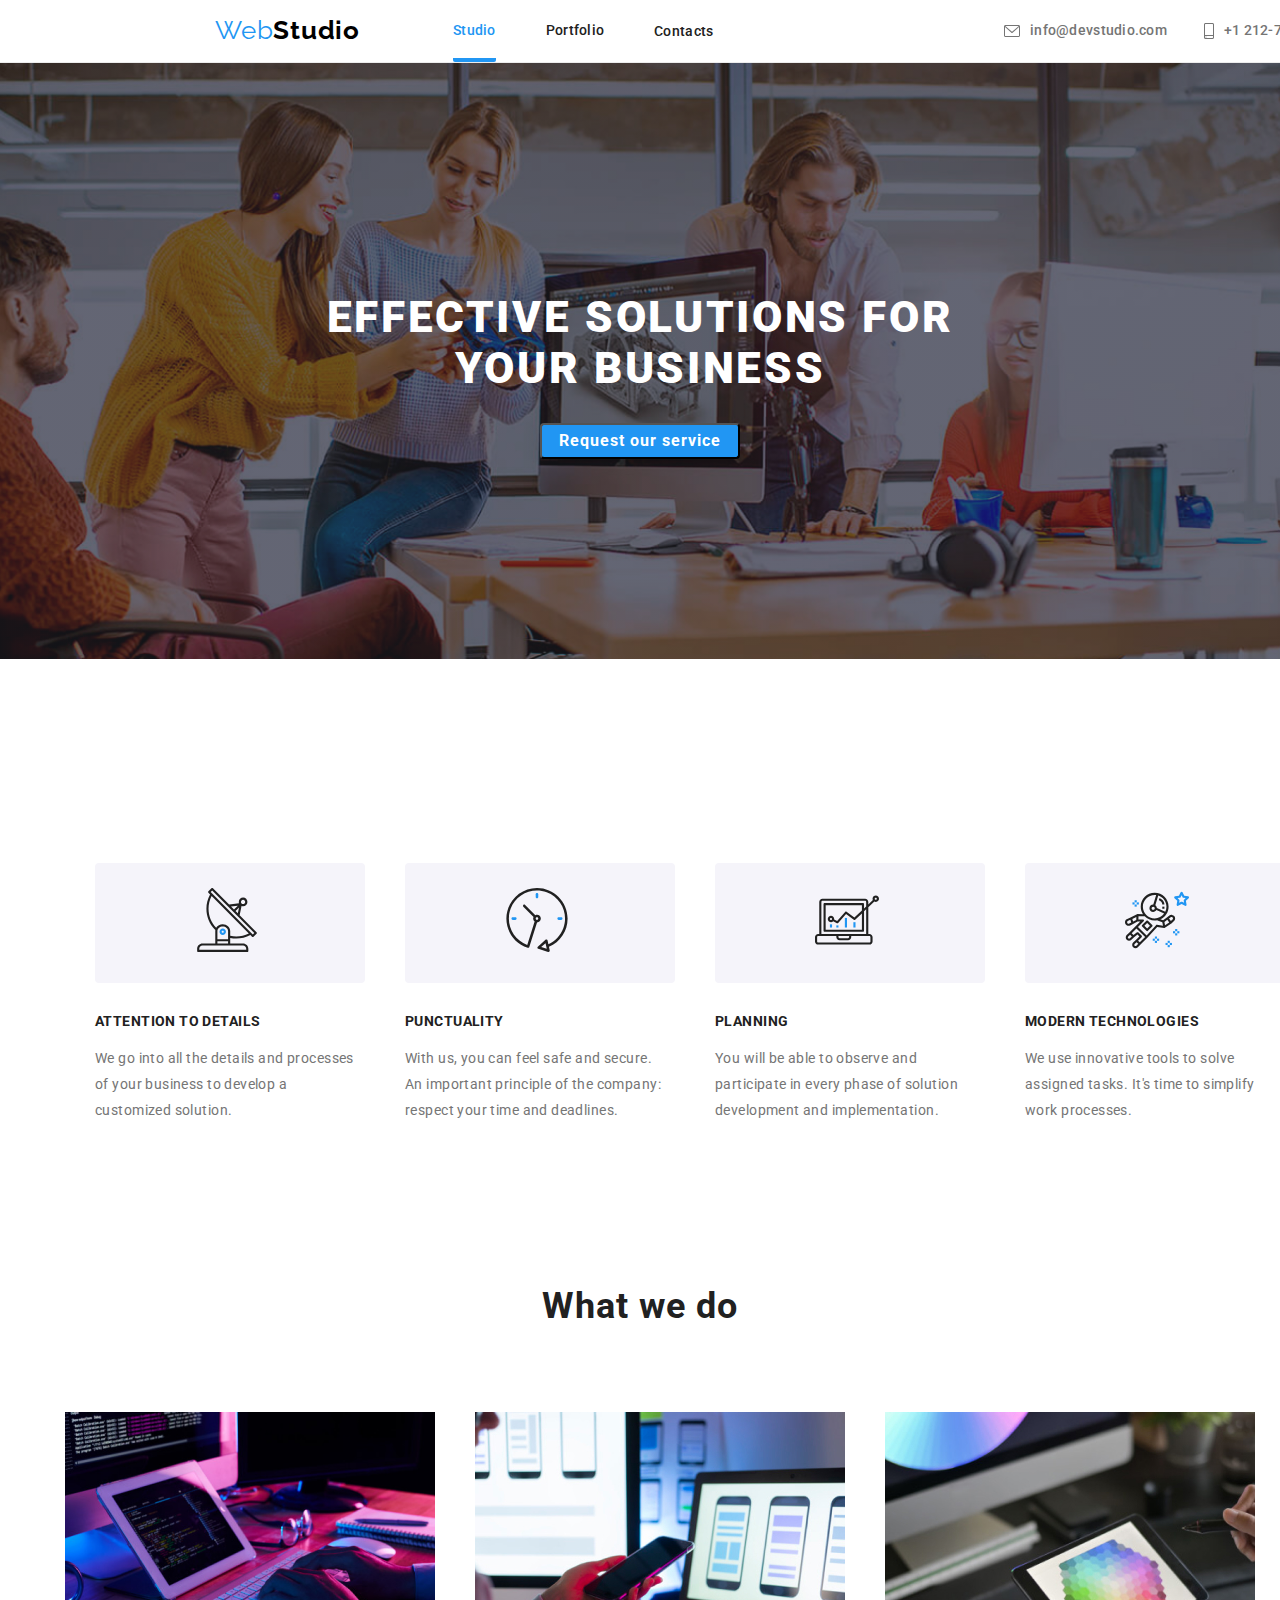
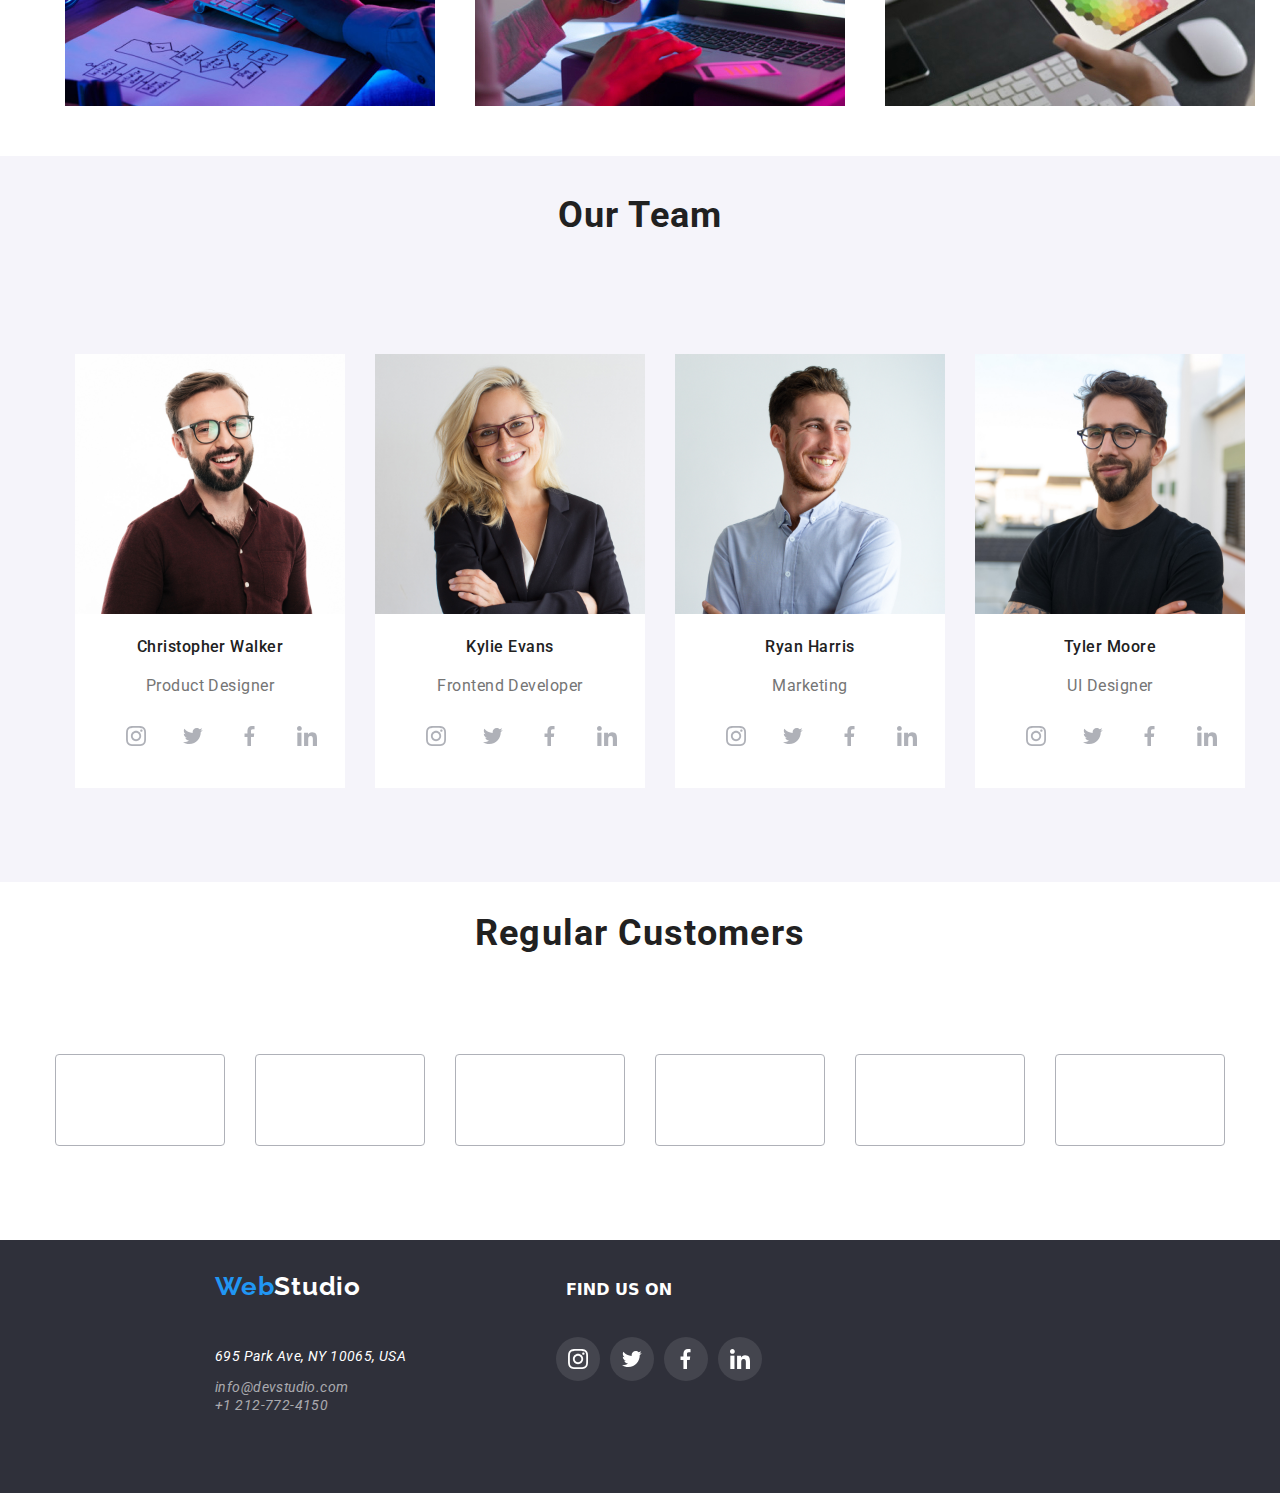
<file: index.html>
<!DOCTYPE html>
<html lang="en">
  <head>
    <meta charset="UTF-8" />
    <meta name="viewport" content="width=device-width, initial-scale=1.0" />
    <title>Web Studio Homework Project</title>
    <link rel="preconnect" href="https://fonts.googleais.com" />
    <link rel="preconnect" href="https://fonts.gstatic.com" crossorigin />
    <link
      href="https://fonts.googleapis.com/css2?family=Oleo+Script&family=Raleway:wght@700&family=Roboto:wght@400;500;700;900&display=swap"
      rel="stylesheet"
    />
    <link
      rel="stylesheet"
      href="https://cdnjs.cloudflare.com/ajax/libs/modern-normalize/1.0.0/modern-normalize.min.css"
    />
    <link rel="stylesheet" href="./css/styles.css" />
  </head>

  <body>
    <header class="global-header">
      <!--Logo WebStudio-->
      <div class="logo-container">
        <a href="./images/logo-webstudio.png" class="logo-link">
          <p class="logo">
            <span class="logo-web">Web</span>
            <span class="logo-studio">Studio</span>
          </p>
        </a>

        <div class="nav-container">
          <nav class="main-navigation">
            <ul>
              <li><a class="studio current" href="index.html">Studio</a></li>
              <li>
                <a class="portofoliu" href="portofoliu.html">Portfolio</a>
              </li>
              <li><a class="contacts" href="#">Contacts</a></li>
            </ul>
          </nav>
        </div>

        <div class="contact-container">
          <div class="envelope-class">
            <svg class="envelope">
              <use href="./symbol-defs.svg#envelope" />
            </svg>
            <a class="email" href="mailto:info@devstudio.com"
              >info@devstudio.com</a
            >
          </div>

          <br />
          <div class="smartphone-class">
            <svg class="icon-smartphone">
              <use xlink:href="./symbol-defs.svg#icon-smartphone" />
            </svg>
            <a class="tel" href="tel:+12127724150">+1 212-772-4150</a>
          </div>
        </div>
      </div>
    </header>

    <!-- main section -->
    <main class="container">
      <section class="main-section">
        <div class="effective-solutions">
          <div class="main-title">
            <h1>
              EFFECTIVE SOLUTIONS FOR<br />
              YOUR BUSINESS
            </h1>
          </div>

          <div class="button-container">
            <button class="button-request" type="button">
              Request our service
            </button>
          </div>
        </div>
      </section>

      <!-- about company -->
      <section class="details-section-one">
        <div class="details-section">
          <ul>
            <div class="attention">
              <li>
                <div class="group-icon">
                  <img
                    src="./images/icon-antena-1.svg"
                    alt="antena"
                    class="group icon-antenna-1"
                  />
                </div>
                <h3 class="company-title">ATTENTION TO DETAILS</h3>
                <p class="details">
                  We go into all the details and processes<br />
                  of your business to develop a<br />
                  customized solution.
                </p>
              </li>
            </div>
          </ul>

          <ul>
            <div class="punctuality">
              <li>
                <div class="group-icon">
                  <img class="group icon-clock"
                    src="./images/icon-clock.svg" alt="clock">
                  </img>
                </div>
                <h3 class="company-title">PUNCTUALITY</h3>
                <p class="details">
                  With us, you can feel safe and secure.<br />
                  An important principle of the company:<br />
                  respect your time and deadlines.
                </p>
              </li>
            </div>
          </ul>

          <ul>
            <li>
              <div class="group-icon">
                <img class="group icon-diagram"
                  src="./images/icon-diagram.svg" alt="icon-diagram"></img>
                
              </div>
              <h3 class="company-title">PLANNING</h3>
              <p class="details">
                You will be able to observe and<br />
                participate in every phase of solution<br />
                development and implementation.
              </p>
            </li>
          </ul>

          <ul>
            <li>
              <div class="group-icon">
                <img class="group icon-astronaut"
                  src="./images/icon-astronaut.svg" alt="astronaut"
                </img>
              </div>
              <h3 class="company-title">MODERN TECHNOLOGIES</h3>
              <p class="details">
                We use innovative tools to solve<br />
                assigned tasks. It's time to simplify<br />
                work processes.
              </p>
            </li>
          </ul>
        </div>
      </section>

      <!-- what we do -->
      <section class="job-section">
        <div class="services-container">
          <h2 class="title">What we do</h2>
          <ul>
            <li class="item-computer">
              <img
                src="./images/what-we-do-1.jpg"
                alt="working on computer"
                width="370"
                height="294"
              />
            </li>
            <li class="item-tel">
              <img
                src="./images/what-we-do-2.jpg"
                alt="working on tel"
                width="370"
                height="294"
              />
            </li>
            <li class="item-design">
              <img
                src="./images/what-we-do-3.jpg"
                alt="working on design"
                width="370"
                height="294"
              />
            </li>
          </ul>
        </div>
      </section>

      <!-- our team -->

      <section class="team">
        <div class="team-container">
          <h2 class="team-title">Our Team</h2>
          <ul class="team-cards">
            <li class="card-chris">
              <img
                src="./images/christopher-img-1.jpg"
                alt="Christopher product designer"
                width="270"
                height="260"
              />
              <h3 class="team-name">Christopher Walker</h3>
              <p class="functions-name">Product Designer</p>
              <div class="icons">
                <a href="icon-instagram" class="team-link">
                  <svg class="team-icon">
                    <use xlink:href="./symbol-defs.svg#icon-instagram" />
                  </svg>
                </a>
                
                <a href="icon-twiter" class="team-link">
                  <svg class="team-icon">
                    <use xlink:href="./symbol-defs.svg#icon-twiter" />
                  </svg>
                </a>

                <a href="icon-facebook" class="team-link">
                  <svg class="team-icon">
                    <use xlink:href="./symbol-defs.svg#icon-facebook" />
                  </svg>
                </a>

                <a href="icon-linkedin" class="team-link">
                  <svg class="team-icon">
                    <use xlink:href="./symbol-defs.svg#icon-linkedin" />
                  </svg>
                </a>

              </div>

            </li>

            <li class="card-chris">
              <img
                src="./images/kyle-img-2.jpg"
                alt=" Kyle frontend developer"
                width="270"
                height="260"
              />
              <h3 class="team-name">Kylie Evans</h3>

              <p class="functions-name">Frontend Developer</p>
              <div class="icons">
                <a href="icon-instagram" class="team-link">
                  <svg class="team-icon">
                    <use xlink:href="./symbol-defs.svg#icon-instagram" />
                  </svg>
                </a>
                
                <a href="icon-twiter" class="team-link">
                  <svg class="team-icon">
                    <use xlink:href="./symbol-defs.svg#icon-twiter" />
                  </svg>
                </a>

                <a href="icon-facebook" class="team-link">
                  <svg class="team-icon">
                    <use xlink:href="./symbol-defs.svg#icon-facebook" />
                  </svg>
                </a>

                <a href="icon-linkedin" class="team-link">
                  <svg class="team-icon">
                    <use xlink:href="./symbol-defs.svg#icon-linkedin" />
                  </svg>
                </a>
                
              </div>
            </li>
            <li class="card-chris">
              <img
                src="./images/ryan-img-3.jpg"
                alt="Ryan marketing"
                width="270"
                height="260"
              />
              <h3 class="team-name">Ryan Harris</h3>
              <p class="functions-name">Marketing</p>
              <div class="icons">

                <a href="icon-instagram" class="team-link">
                  <svg class="team-icon">
                    <use xlink:href="./symbol-defs.svg#icon-instagram" />
                  </svg>
                </a>
                
                <a href="icon-twiter" class="team-link">
                  <svg class="team-icon">
                    <use xlink:href="./symbol-defs.svg#icon-twiter" />
                  </svg>
                </a>

                <a href="icon-facebook" class="team-link">
                  <svg class="team-icon">
                    <use xlink:href="./symbol-defs.svg#icon-facebook" />
                  </svg>
                </a>

                <a href="icon-linkedin" class="team-link">
                  <svg class="team-icon">
                    <use xlink:href="./symbol-defs.svg#icon-linkedin" />
                  </svg>
                </a>

              </div>
            </li>

            <li class="card-tyler">
              <img
                src="./images/tyler-img-4.jpg"
                alt="Tyler UI Designer"
                width="270"
                height="260"
              />
              <h3 class="team-name">Tyler Moore</h3>
              <p class="functions-name">UI Designer</p>
              <div class="icons">

                <a href="icon-instagram" class="team-link">
                  <svg class="team-icon">
                    <use xlink:href="./symbol-defs.svg#icon-instagram" />
                  </svg>
                </a>
                
                <a href="icon-twiter" class="team-link">
                  <svg class="team-icon">
                    <use xlink:href="./symbol-defs.svg#icon-twiter" />
                  </svg>
                </a>

                <a href="icon-facebook" class="team-link">
                  <svg class="team-icon">
                    <use xlink:href="./symbol-defs.svg#icon-facebook" />
                  </svg>
                </a>

                <a href="icon-linkedin" class="team-link">
                  <svg class="team-icon">
                    <use xlink:href="./symbol-defs.svg#icon-linkedin" />
                  </svg>
                </a>

                
              </div>
            </li>
          </ul>
        </div>
      </section>

      <div class="section-container-icon">
        <h2 class="customers">Regular Customers</h2>
        <ul class="symbols-container">
          <li>
            <div class="symbols">
              <svg class="symbols-company">
                <use xlink:href="./symbol-defs.svg#icon-Logo-13"  />
              </svg>
            </div>
          </li>
            
          <li>
            <div class="symbols">
              <svg class="symbols-company">
                <use xlink:href="./symbol-defs.svg#icon-Logo-14" />
              </svg>
            </div>
          </li>
          
          <li>
            <div class="symbols">
              <svg class="symbols-company">
                <use xlink:href="./symbol-defs.svg#icon-Logo-15" />
              </svg>
            </div>
          </li>
          
          <li>
            <div class="symbols">
              <svg class="symbols-company">
                <use xlink:href="./symbol-defs.svg#icon-Logo-16" />
              </svg>
            </div>
          </li>
          
          <li>
            <div class="symbols">
              <svg class="symbols-company">
                <use xlink:href="./symbol-defs.svg#icon-Logo-17" />
              </svg>
            </div>
          </li>
          
          <li>
            <div class="symbols">
              <svg class="symbols-company">
                <use
                  xlink:href="./symbol-defs.svg#icon-Logo-18"
                  class="icon-logo-color"
                />
              </svg>
            </div>
          </li>
          
        </ul>
      </div>
    </main>

    <!-- footer section -->
    <footer class="footer">
      <!-- logo WebStudio -->
      <div class="footer-parent">
        <div>
          <a href="./images/logo-webstudio.png" class="logo-link">
            <p class="logo">
              <span class="logo-web">Web</span>
              <span class="footer-studio">Studio</span>
            </p>
          </a>
          <div>
            <address class="footer-address">
              <p class="name-address">695 Park Ave, NY 10065, USA</p>
              <a class="footer-email-tel" href="mailto:info@devstudio.com"
                >info@devstudio.com</a
              >
              <a class="footer-email-tel" href="tel:+12127724150"
                >+1 212-772-4150</a
              >
            </address>
          </div>
        </div>

        <div class="footer-child">
          <div>
            <h4 class="fiind-us-title">FIND US ON</h4>
          </div>
          <ul class="social">
            <li>
              <a href="icon-instagram" class="icon-link">
                <svg class="social-icon">
                  <use xlink:href="./symbol-defs.svg#icon-instagram" />
                </svg>
              </a>
              
            </li>

            <li>
              <a href="icon-twiter" class="icon-link">
                <svg class="social-icon">
                  <use xlink:href="./symbol-defs.svg#icon-twiter" />
                </svg>
              </a>
            </li>

            <li>
              <a href="icon-facebook" class="icon-link">
                <svg class="social-icon">
                  <use xlink:href="./symbol-defs.svg#icon-facebook" />
                </svg>
              </a>
            </li>

            <li>
              <a href="icon-linkedin" class="icon-link">
                <svg class="social-icon">
                  <use xlink:href="./symbol-defs.svg#icon-linkedin" />
                </svg>
              </a>
            </li>
          </ul>
        </div>
      </div>
    </footer>
  </body>
</html>
</file>
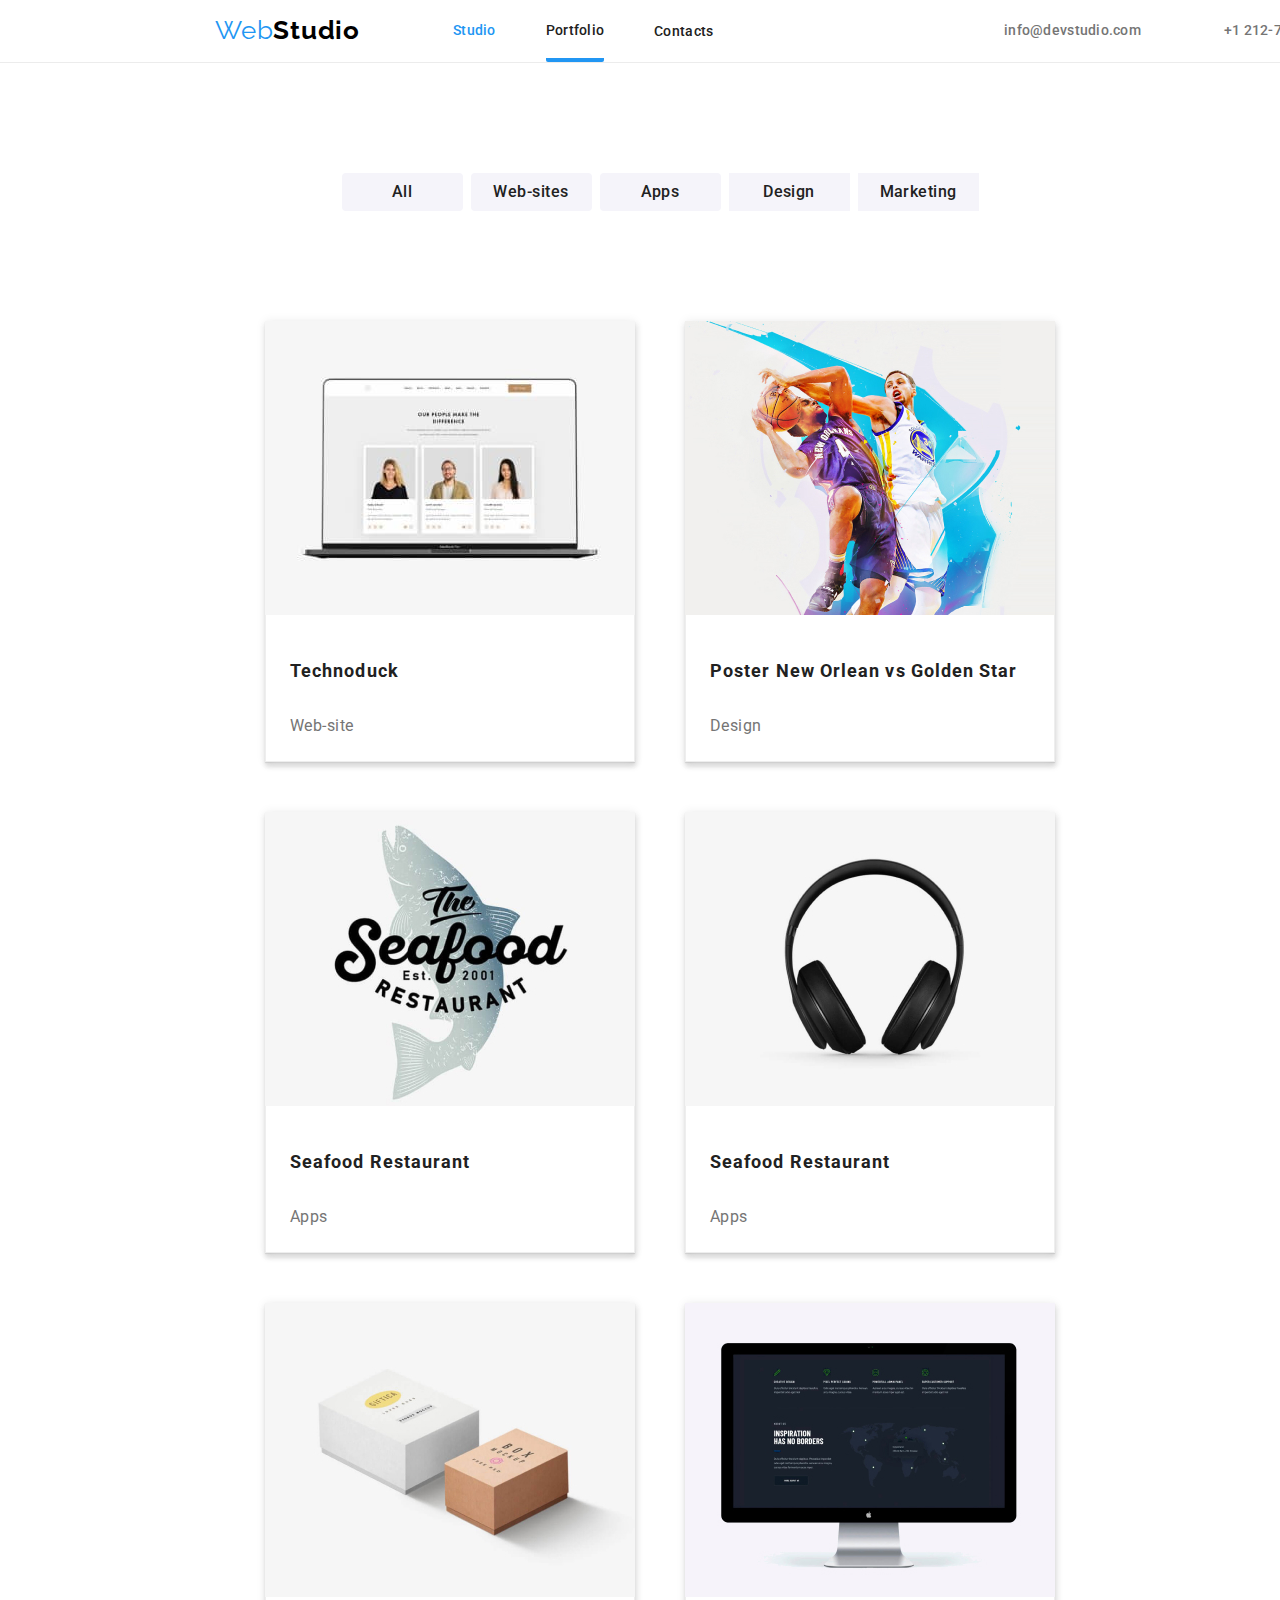
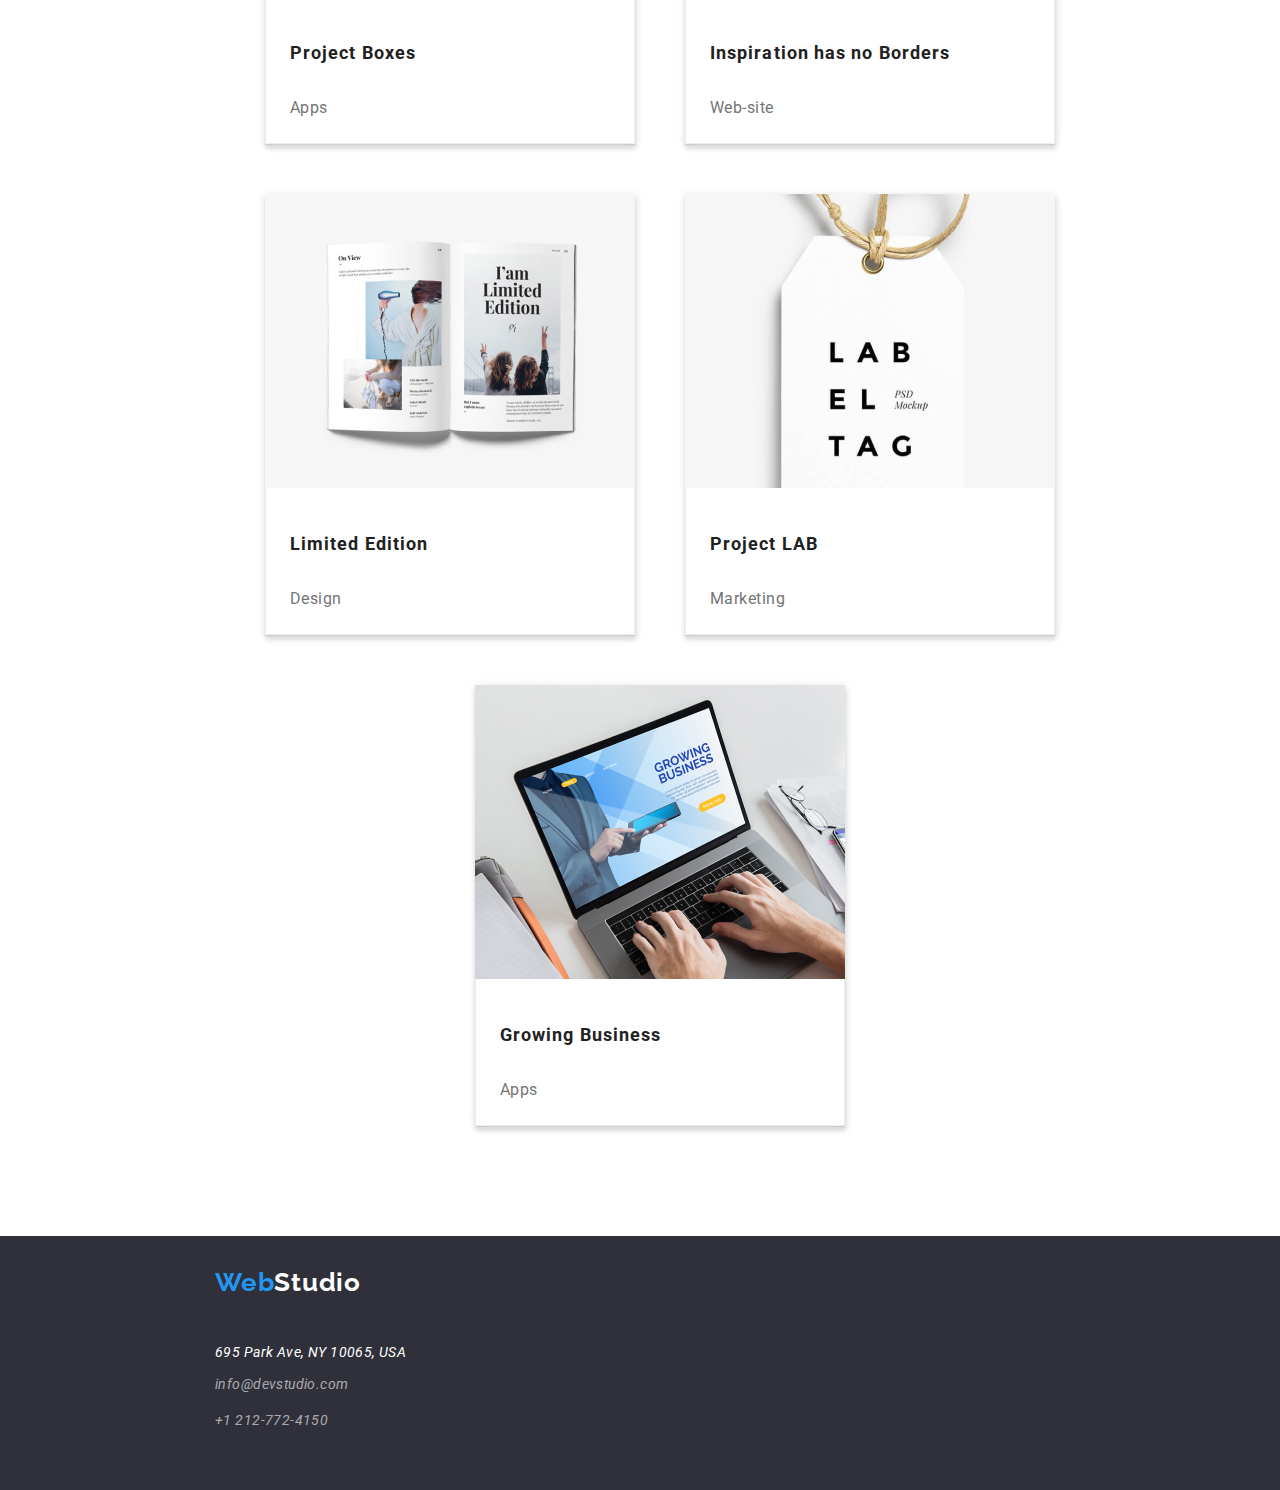
<file: portofoliu.html>
<!DOCTYPE html>
<html lang="en">
  <head>
    <meta charset="UTF-8" />
    <meta name="viewport" content="width=device-width, initial-scale=1.0" />
    <title>Portofoliu</title>
    <link rel="preconnect" href="https://fonts.googleapis.com" />
    <link rel="preconnect" href="https://fonts.gstatic.com" crossorigin />
    <link
      href="https://fonts.googleapis.com/css2?family=Oleo+Script&family=Raleway:wght@700&family=Roboto:wght@400;500;700;900&display=swap"
      rel="stylesheet"
    />
    <link
      rel="stylesheet"
      href="https://cdnjs.cloudflare.com/ajax/libs/modern-normalize/1.0.0/modern-normalize.min.css"
    />
    <link rel="stylesheet" href="./css/styles.css" />
  </head>
  <body>
    <header class="global-header">
      <!--Logo WebStudio-->
      <div class="logo-container">
        <a href="./images/logo-webstudio.png" class="logo-link">
          <p class="logo">
            <span class="logo-web">Web</span>
            <span class="logo-studio">Studio</span>
          </p>
        </a>

        <div class="nav-container">
          <nav class="main-navigation">
            <ul>
              <li>
                <a class="studio" href="index.html">Studio</a>
              </li>
              <li>
                <a class="portofoliu current" href="portofoliu.html"
                  >Portfolio</a
                >
              </li>
              <li><a class="contacts" href="#">Contacts</a></li>
            </ul>
          </nav>
        </div>

        <div class="contact-container">
          <a class="email" href="mailto:info@devstudio.com"
            >info@devstudio.com</a
          ><br />
          <a class="tel" href="tel:+12127724150">+1 212-772-4150</a>
        </div>
      </div>
    </header>

    <!-- main section -->
    <main>
      <section class="portofoliu-container">
        <!-- buttons -->
        <div class="buttons-gallery">
          <ul class="portofoliu-buttons">
            <li><button class="button-all" type="button">All</button></li>
            <li>
              <button class="button-web-sites" type="button">Web-sites</button>
            </li>
            <li><button class="button-apps" type="button">Apps</button></li>
            <li><button class="button-design" type="button">Design</button></li>
            <li>
              <button class="button-marketing" type="button">Marketing</button>
            </li>
          </ul>

          <!-- gallery -->

          <ul class="gallery">
            <li class="cards">
              <img
                class="card-one"
                src="./images/technoduck-1.jpg"
                alt="Our people"
                width="370"
                height="294"
              />

              <div class="name-function">
                <p class="gallery-name">Technoduck</p>

                <span class="gallery-function">Web-site</span>
              </div>
            </li>
            <li class="cards">
              <img
                src="./images/poster-2.jpg"
                alt="Poster New Orlean"
                width="370"
                height="294"
              />
              <div class="name-function">
                <p class="gallery-name">Poster New Orlean vs Golden Star</p>
                <span class="gallery-function">Design</span>
              </div>
            </li>

            <li class="cards">
              <img
                src="./images/seafood-3.jpg"
                alt="Seafood"
                width="370"
                height="294"
              />
              <div class="name-function">
                <p class="gallery-name">Seafood Restaurant</p>
                <span class="gallery-function">Apps</span>
              </div>
            </li>

            <li class="cards">
              <img
                src="./images/project-4.jpg"
                alt="Headphones"
                width="370"
                height="294"
              />
              <div class="name-function">
                <p class="gallery-name">Seafood Restaurant</p>
                <span class="gallery-function">Apps</span>
              </div>
            </li>

            <li class="cards">
              <img
                src="./images/project-5.jpg"
                alt="Boxes"
                width="370"
                height="294"
              />
              <div class="name-function">
                <p class="gallery-name">Project Boxes</p>

                <span class="gallery-function">Apps</span>
              </div>
            </li>

            <li class="cards">
              <img
                src="./images/inspiration-6.jpg"
                alt="screen"
                width="370"
                height="294"
              />
              <div class="name-function">
                <p class="gallery-name">Inspiration has no Borders</p>
                <span class="gallery-function">Web-site</span>
              </div>
            </li>
            <li class="cards">
              <img
                src="./images/limited-7.jpg"
                alt="Book"
                width="370"
                height="294"
              />
              <div class="name-function">
                <p class="gallery-name">Limited Edition</p>

                <span class="gallery-function">Design</span>
              </div>
            </li>
            <li class="cards">
              <img
                src="./images/project-8.jpg"
                alt="Label"
                width="370"
                height="294"
              />
              <div class="name-function">
                <p class="gallery-name">Project LAB</p>

                <span class="gallery-function">Marketing</span>
              </div>
            </li>
            <li class="cards">
              <img
                src="./images/growing-9.jpg"
                alt="Laptop"
                width="370"
                height="294"
              />
              <div class="name-function">
                <p class="gallery-name">Growing Business</p>

                <span class="gallery-function">Apps</span>
              </div>
            </li>
          </ul>
        </div>
      </section>
    </main>

    <!-- Footer -->
    <footer class="footer">
      <!--logo WebStudio-->
      <a href="./images/logo-webstudio.png" class="logo-link">
        <p class="logo">
          <span class="logo-web">Web</span>
          <span class="footer-studio">Studio</span>
        </p>
      </a>

      <address class="footer-address">
        <p class="name-address">695 Park Ave, NY 10065, USA</p>
        <a class="footer-email-tel" href="mailto:info@devstudio.com"
          >info@devstudio.com</a
        ><br />
        <a class="footer-email-tel" href="tel:+12127724150">+1 212-772-4150</a>
      </address>
    </footer>
  </body>
</html>
</file>
<file: css/styles.css>
:root {
  --link-color: #212121;
  --background-color: #2f303a;
  --border-color: #ececec;
  --link-activ: #2196f3;
  --main-background: #2f303a;
  --address: #757575;
  --button-hover: #188ce8;
  --background: #ffffff;
  --black: #000000;
  --team-background: #f5f4fa;
}

:root {
  --heading-font-family: "Raleway", sans-serif;
  --text-font-family: "Roboto", sans-serif;
  --font-weight-500: 500;
}

a {
  text-decoration: none;
}

ul {
  list-style-type: none;
}

button {
  cursor: pointer;
}
body {
  width: 100%;
  color: var(--background);
}

.global-header {
  width: 100%;
  background-color: var(--background);
  display: flex;
  justify-content: space-between;
  border-bottom: 1px solid var(--border-color);
}
.logo-container {
  display: flex;
  align-items: center;
  justify-content: space-between;
  background-color: var(--background);
}

.logo-link p {
  display: flex;
  width: 145px;
  margin-left: 215px;
}

.global-header .logo-web {
  display: flex;
  flex-direction: row;
  align-items: center;
  font-family: "Raleway", sans-serif;
  font-size: 26px;
  font-weight: 400;
  letter-spacing: 0.03em;
  text-align: left;
  color: var(--link-activ);
}

.global-header .logo-studio {
  display: flex;
  flex-direction: row;
  align-items: center;
  font-family: var(--heading-font-family);
  font-size: 26px;
  font-weight: 700;
  letter-spacing: 0.03em;

  color: var(--black);
}

.global-header .main-navigation ul {
  display: flex;
  flex-direction: row;
  width: 259px;
  justify-content: space-between;
  align-items: center;
  margin-right: 385px;
  padding-left: 93px;
}

.studio :active {
  color: var(--link-activ);
}
.studio :hover {
  color: var(--link-activ);
}

a:hover {
  color: rgba(33, 150, 243, 1);
}
a:active {
  color: rgba(33, 150, 243, 1);
}

.current {
  color: var(--link-activ);
}

.current {
  padding-bottom: 20px;
  border-bottom: var(--link-activ) solid 4px;
  border-radius: 2px;
}
.studio {
  font-family: var(--text-font-family);
  font-size: 14px;
  font-weight: var(--font-weight-500);
  line-height: 1.28;
  letter-spacing: 0.02em;
  text-align: left;
  align-items: center;
  color: var(--link-activ);
  margin-right: 50px;
}

.portofoliu {
  font-family: var(--text-font-family);
  font-size: 14px;
  font-weight: var(--font-weight-500);
  line-height: 1.28;
  letter-spacing: 0.02em;
  color: var(--link-color);
  align-items: center;
  margin-right: 50px;
}

.portofoliu:active {
  color: var(--link-activ);
}

.contacts {
  font-family: var(--text-font-family);
  font-size: 14px;
  font-weight: var(--font-weight-500);
  line-height: 1.25;
  letter-spacing: 0.02em;
  text-align: left;
  color: var(--link-color);
}

.contact-container {
  display: flex;
  flex-direction: row;
  width: 333px;
  justify-content: space-between;
  align-items: center;
}

.envelope-class {
  display: flex;
  align-items: center;
}

.envelope {
  width: 16px;
  height: 12px;
  margin-right: 10px;
}

.envelope-class:hover svg,
.envelope-class:focus svg {
  stroke: rgba(33, 150, 243, 1);
}

.email {
  font-family: Roboto;
  font-size: 14px;
  font-weight: var(--font-weight-500);
  line-height: 1.25;
  letter-spacing: 0.02em;
  text-align: left;
  color: var(--address);
}

.smartphone-class {
  display: flex;
  align-items: center;
  fill: rgba(117, 117, 117, 1);
}
.smartphone-class:hover svg,
.smartphone-class:focus svg {
  stroke: rgba(33, 150, 243, 1);
}
.icon-smartphone {
  width: 10px;
  height: 16px;
  margin-right: 10px;
}
.tel {
  font-family: Roboto;
  font-size: 14px;
  font-weight: var(--font-weight-500);
  line-height: 1.25;
  letter-spacing: 0.02em;
  text-align: left;
  color: var(--address);
}

.main-section {
  display: flex;
  justify-content: center;
  align-items: center;
  width: 100%;
  background-image: linear-gradient(
      rgba(47, 48, 58, 0.4),
      rgba(47, 48, 58, 0.4)
    ),
    url("../images/main-section-studio-bg.jpg");
  background-position: center;
  background-repeat: no-repeat;
  background-size: cover;
  position: relative;
}

.main-title {
  display: flex;
  justify-content: center;
  width: 696px;
  padding-top: 200px;
}

h1 {
  font-family: var(--text-font-family);
  font-size: 44px;
  font-weight: 900;
  text-align: center;
  letter-spacing: 0.06em;
  text-transform: uppercase;
  color: var(--background);
}
.button-request button {
  padding: 10px 19px 10px 20px;
}
.button-container {
  display: flex;
  justify-content: center;
  align-items: center;
  padding-bottom: 200px;
}
.button-request:hover {
  font-family: Roboto;
  font-size: 16px;
  font-weight: 700;
  line-height: 30px;
  letter-spacing: 0.06em;
  text-align: center;
  color: var(--background);
  width: 200px;
  border-radius: 4px;
  background-color: var(--button-hover);
  box-shadow: 0px 4px 4px 0px #00000026;
}

.button-request {
  font-family: Roboto;
  font-size: 16px;
  font-weight: 700;
  line-height: 30px;
  letter-spacing: 0.06em;
  text-align: center;
  color: var(--background);
  width: 200px;
  border-radius: 4px;
  background-color: var(--link-activ);
  box-shadow: 0px 4px 4px 0px #00000026;
}

/*--about company--*/
.group {
  width: 64px;
  height: 64px;
}

.group-icon {
  width: 270px;
  height: 120px;
  padding-top: 25px;
  padding-left: 100px;
  border-radius: 4px;
  background-color: rgba(245, 244, 250, 1);
  margin-top: 94px;
  margin-bottom: 30px;
}

.attention {
  width: 270px;
}
.details-section-one {
  display: flex;
  flex-direction: row;
  justify-content: center;
  width: 100%;
}

.details-section {
  width: 1170px;
  display: flex;
  flex-direction: row;
  padding-top: 94px;
}

.company-title {
  font-family: var(--text-font-family);
  font-size: 14px;
  font-weight: 700;
  line-height: 1.28;
  letter-spacing: 0.03em;
  text-align: left;
  width: 270px;
  color: var(--link-color);
}

.details {
  font-family: var(--text-font-family);
  font-size: 14px;
  font-weight: 400;
  line-height: 1.87;
  letter-spacing: 0.03em;
  text-align: left;
  color: var(--address);
  width: 270px;
}

/*what we do*/

.title {
  font-family: Roboto;
  font-size: 36px;
  font-weight: 700;
  line-height: 3.29;
  letter-spacing: 0.03em;
  text-align: center;
  color: var(--link-color);
  display: flex;
  margin-top: 94px;
}
.services-container {
  display: flex;
  flex-direction: column;
  justify-content: center;
  align-items: center;
}

.services-container ul {
  display: flex;
  justify-content: center;
  gap: 40px;
  align-items: center;
}

/*--our team*/

.team {
  width: 100%;
  background-color: var(--team-background);
  margin: 0 auto;
}

.team .team-title {
  font-family: var(--text-font-family);
  font-size: 36px;
  font-weight: 700;
  line-height: 3.29;
  letter-spacing: 0.03em;
  text-align: center;
  color: var(--link-color);
}

.team-cards {
  display: flex;
  flex-wrap: wrap;
  padding-top: 50px;
  justify-content: center;
  padding-bottom: 94px;
}
.card-chris {
  margin-right: 30px;
  background-color: var(--background);
}
.card-tyler {
  background-color: var(--background);
}

.team .team-name {
  font-family: var(--text-font-family);
  font-size: 16px;
  font-weight: var(--font-weight-500);
  line-height: 1.48;
  letter-spacing: 0.03em;
  text-align: center;
  color: var(--link-color);
}

.team .functions-name {
  font-family: var(--text-font-family);
  font-size: 16px;
  font-weight: 400;
  line-height: 1.46;
  letter-spacing: 0.03em;
  text-align: center;
  color: var(--address);
}

.team-icon {
  margin: 12px 12px 12px 12px;
  display: flex;
  align-items: center;
  width: 20px;
  height: 20px;
  fill: rgba(175, 177, 184, 1);
}

.team-link:hover .team-icon {
  fill: white;
}

.team-link:hover {
  background-color: #2196f3;
  border-radius: 50%;
  fill: white;
}

.team-link {
  display: flex;
  fill: rgba(175, 177, 184, 1);
  border-radius: 50%;
}

/*footer*/

.footer {
  display: flex;
  flex-direction: column;
  background: var(--main-background);
  width: 100%;
  top: 2097px;
}
.footer .logo-link {
  display: flex;
}

.footer .logo-web {
  font-family: var(--heading-font-family);
  font-weight: 700;
  font-size: 26px;
  line-height: 2.38;
  letter-spacing: 0.03em;
  width: 145px;
  top: 2157px;
  left: 215px;
  color: var(--link-activ);
}

.footer .footer-studio {
  font-family: var(--heading-font-family);
  font-size: 26px;
  font-weight: 700;
  line-height: 2.38;
  letter-spacing: 0.03em;
  color: var(--background);
  width: 145px;
  top: 2157px;
  left: 215px;
}

.footer .footer-address .name-address {
  font-family: var(--text-font-family);
  font-size: 14px;
  font-weight: 400;
  line-height: 1.28;
  letter-spacing: 0.03em;
  color: var(--background);
  text-align: left;
  width: 207px;
  top: 1747px;
  margin-left: 215px;
  display: flex;
  flex-direction: row;
}
.footer-address {
  display: flex;
  flex-direction: column;
  top: 2216px;
  margin-bottom: 60px;
}

.footer-address .footer-email-tel {
  font-family: var(--text-font-family);
  font-size: 14px;
  font-weight: 400;
  line-height: 1.28;
  letter-spacing: 0.03em;
  text-align: left;
  color: #ffffff99;
  width: 231px;
  margin-left: 215px;
}

.find-us-title {
  font-family: var(--text-font-family);
  font-size: 14px;
  font-weight: 700;
  line-height: 16px;
  letter-spacing: 0.03em;
  text-align: left;
  color: rgba(255, 255, 255, 1);
  text-transform: uppercase;
  margin-bottom: 20px;
}

.icon-link:hover {
  background-color: #2196f3;
  border-radius: 50%;
  fill: white;
}

.social {
  display: flex;
  width: 206px;
  gap: 10px;
}

.icon-link {
  display: flex;
  background-color: rgba(255, 255, 255, 0.1);
  border-radius: 50%;
  width: 44px;
  height: 44px;
  fill: white;
}

.social-icon {
  display: flex;
  align-items: center;
  justify-content: center;
  width: 20px;
  height: 20px;
  margin-top: 12px;
  margin-bottom: 12px;
  margin-right: 12px;
  margin-left: 12px;
  fill: white;
}

.footer-parent {
  display: flex;
}

.footer-child {
  display: flex;
  flex-direction: column;
  align-items: center;
  text-align: center;
  margin-top: 20px;
  margin-left: 70px;
}
.social {
  display: flex;
  flex: row;
  padding-bottom: 96px;
}

/*portofoliu*/

/*main-buttons*/

.portofoliu-container {
  width: 100%;
  display: flex;
  flex-direction: row;
  padding: 94px 215px;
  margin: 0 auto;
}

.buttons-gallery {
  display: flex;
  flex-direction: column;
  justify-content: center;
  width: 100%;
  align-items: center;
}
.portofoliu-buttons {
  flex-direction: row;
  align-content: center;
  width: 516px;
  top: 174px;
  left: 542px;
  border-radius: 4px;
  display: flex;
  justify-content: center;
  gap: 8px;
}
.button-all:active {
  font-family: Roboto;
  font-size: 16px;
  font-weight: 500;
  letter-spacing: 0.03em;
  text-align: center;
  color: var(--background);
  width: 64px;
  top: 174px;
  left: 542px;
  border-radius: 4px;
  background: #2196f3;
  box-shadow: 0px 2px 2px 0px #0000001f;

  box-shadow: 0px 1px 2px 0px #00000014;

  box-shadow: 0px 3px 1px 0px #0000001a;
}

.button-all {
  font-family: var(--text-font-family);
  font-size: 16px;
  font-weight: 500;
  line-height: 26px;
  letter-spacing: 0.03em;
  text-align: center;
  color: var(--link-color);
  top: 180px;
  left: 959px;
  width: 121px;
  top: 174px;
  left: 937px;
  border-radius: 4px;
  border-style: none;
  background: #f5f4fa;
  padding: 6px 22px 6px 22px;
}

.button-web-sites {
  font-family: var(--text-font-family);
  font-size: 16px;
  font-weight: 500;
  line-height: 26px;
  letter-spacing: 0.03em;
  text-align: center;
  color: var(--link-color);
  top: 180px;
  left: 959px;
  width: 121px;
  top: 174px;
  left: 937px;
  border-radius: 4px;
  border-style: none;
  background: #f5f4fa;
  padding: 6px 22px;
}

.button-apps {
  font-family: var(--text-font-family);
  font-size: 16px;
  font-weight: 500;
  line-height: 26px;
  letter-spacing: 0.03em;
  text-align: center;
  color: var(--link-color);
  top: 180px;
  left: 959px;
  width: 121px;
  top: 174px;
  left: 937px;
  border-radius: 4px;
  border-style: none;
  background: #f5f4fa;
  padding: 6px 22px;
}

.button-design {
  font-family: var(--text-font-family);
  font-size: 16px;
  font-weight: 500;
  line-height: 26px;
  letter-spacing: 0.03em;
  text-align: center;
  color: var(--link-color);
  top: 180px;
  left: 959px;
  width: 121px;
  top: 174px;
  left: 937px;
  border-style: none;
  background: #f5f4fa;
  padding: 6px 22px;
}

.button-marketing {
  font-family: var(--text-font-family);
  font-size: 16px;
  font-weight: 500;
  line-height: 26px;
  letter-spacing: 0.03em;
  text-align: center;
  color: var(--link-color);
  top: 180px;
  left: 959px;
  width: 121px;
  top: 174px;
  left: 937px;
  border-style: none;
  background: #f5f4fa;
  padding: 6px 22px;
}

/*gallery*/

.gallery {
  display: flex;
  justify-content: center;
  align-items: center;
  flex-wrap: wrap;
  margin-top: 94px;
  gap: 50px;
}
.cards {
  display: flex;
  flex-direction: column;
  width: 370px;
  top: 262px;
  left: 215px;
  box-shadow: 0px 0px 10px rgba(238, 238, 238, 1),
    1px 4px 6px 0px rgba(0, 0, 0, 0.16), 0px 4px 4px 0px rgba(0, 0, 0, 0.06),
    0px 1px 1px 0px rgba(0, 0, 0, 0.12);
}

.gallery .gallery-name {
  font-family: var(--text-font-family);
  font-size: 18px;
  font-weight: 700;
  line-height: 36px;
  letter-spacing: 0.06em;
  text-align: left;
  color: var(--link-color);
  padding-left: 24px;
  padding-top: 20px;
  padding-bottom: 4px;
}

.gallery .gallery-function {
  font-family: var(--text-font-family);
  font-size: 16px;
  font-weight: 400;
  line-height: 30px;
  letter-spacing: 0.03em;
  text-align: left;
  color: var(--address);
  padding-bottom: 20px;
  padding-left: 24px;
}

.name-function {
  display: flex;
  flex-direction: column;
  border-right: 1px solid #eeeeee;
  border-left: 1px solid #eeeeee;
  border-bottom: 1px solid #eeeeee;
}

.group {
  width: 64px;
  height: 64px;
}

.icons {
  display: flex;
  justify-content: space-around;
  padding-bottom: 30px;
  width: 260px;
  top: 2139px;
  border-radius: 4px 0px 4px 4px;
  padding-left: 32px;
}

.icon-team {
  width: 44px;
  height: 44px;
  flex-shrink: 0;
}

.icon-instagram {
  width: 20px;
  height: 20px;
  top: 12px;
  left: 12px;
  fill: rgba(175, 177, 184, 1);
  gap: 10px;
}
.icon-twiter {
  width: 20px;
  height: 20px;
  top: 1.88px;
  fill: rgba(175, 177, 184, 1);
}
.icon-facebook {
  width: 20px;
  height: 20px;
  left: 5.16px;
  fill: rgba(175, 177, 184, 1);
}

.customers {
  font-family: var(--text-font-family);
  font-size: 36px;
  font-weight: 700;
  line-height: 42px;
  letter-spacing: 0.03em;
  text-align: center;
  color: rgba(33, 33, 33, 1);
  display: flex;
  flex-direction: row;
  justify-content: center;
  padding-bottom: 50px;
}

.icon-team :hover {
  background-color: rgba(33, 150, 243, 1);
  border-radius: 50px;
  fill: rgba(255, 255, 255, 1);
}

.section-container-icon {
  width: 1200px;
  margin: auto;
}

.section-container-icon ul {
  display: flex;
  justify-content: space-between;
  align-items: center;
  margin-bottom: 94px;
  margin-top: 50px;
  width: 1200px;
  column-gap: 30px;
  padding-left: 15px;
  padding-right: 15px;
}

.symbols {
  width: 170px;
  height: 92px;
  border-radius: 4px;
  border: 1px solid #afb1b8;
  fill: #afb1b8;
}

.symbols:hover {
  border: 1px solid rgba(33, 150, 243, 1);
  fill: rgba(33, 150, 243, 1);
}
.symbols-company {
  width: 106px;
  height: 60px;
  margin-top: 16px;
  margin-right: 32px;
  margin-left: 32px;
  margin-bottom: 16px;
  display: flex;
  align-items: center;
}
</file>
